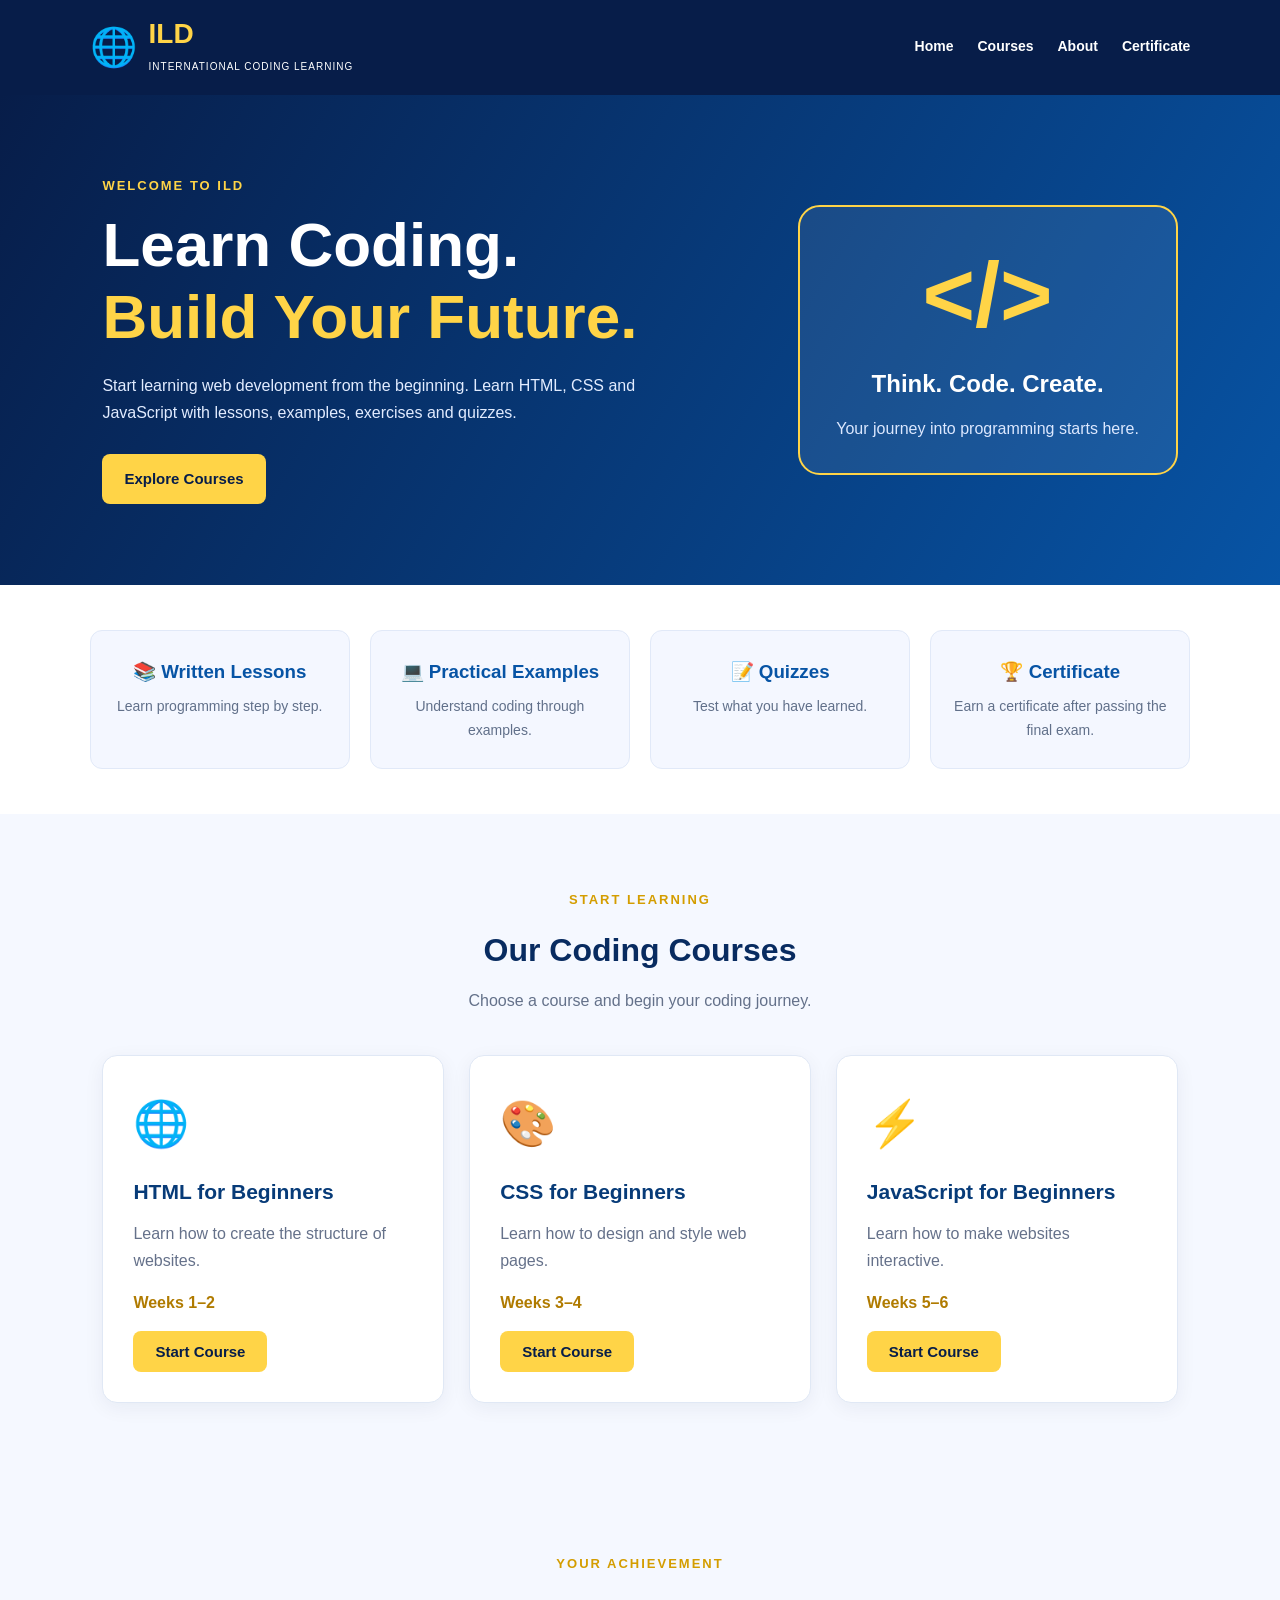
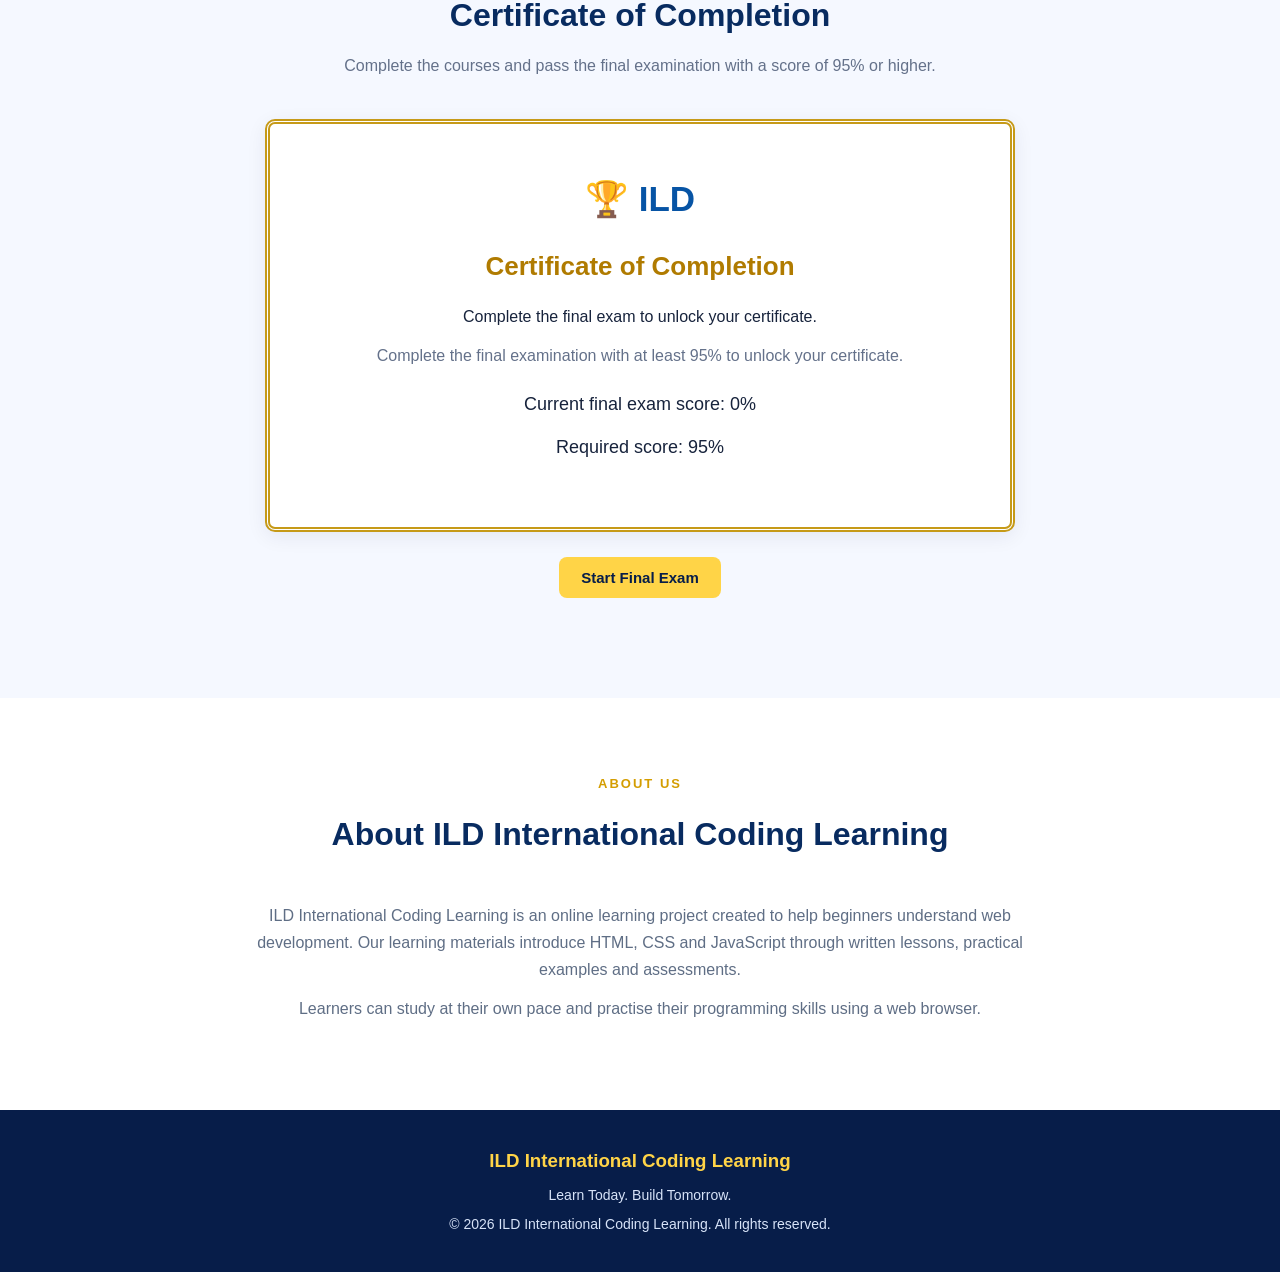
<file: index.html>
<!DOCTYPE html>
<html lang="en">
<head>
  <meta charset="UTF-8">
  <meta name="viewport" content="width=device-width, initial-scale=1.0">
  <meta name="description" content="Learn HTML, CSS and JavaScript step by step with ILD International Coding Learning.">
  <title>ILD - International Coding Learning</title>
  <link rel="stylesheet" href="style.css">
</head>
<body>

  <header class="header">
    <div class="logo">
      <span class="logo-icon">🌐</span>
      <div>
        <h2>ILD</h2>
        <small>INTERNATIONAL CODING LEARNING</small>
      </div>
    </div>

    <nav class="navbar">
      <a href="#home">Home</a>
      <a href="#courses">Courses</a>
      <a href="#about">About</a>
      <a href="#certificate">Certificate</a>
    </nav>
  </header>

  <main>
    <!-- HOME SECTION -->
    <section id="home" class="hero">
      <div class="hero-content">
        <p class="welcome">WELCOME TO ILD</p>
        <h1>Learn Coding.<br><span>Build Your Future.</span></h1>
        <p>
          Start learning web development from the beginning.
          Learn HTML, CSS and JavaScript with lessons, examples,
          exercises and quizzes.
        </p>
        <a href="#courses" class="primary-btn">Explore Courses</a>
      </div>
      <div class="hero-image">
        <div class="code-symbol">&lt;/&gt;</div>
        <h2>Think. Code. Create.</h2>
        <p>Your journey into programming starts here.</p>
      </div>
    </section>

    <!-- FEATURES -->
    <section class="features">
      <div class="feature-card">
        <h3>📚 Written Lessons</h3>
        <p>Learn programming step by step.</p>
      </div>
      <div class="feature-card">
        <h3>💻 Practical Examples</h3>
        <p>Understand coding through examples.</p>
      </div>
      <div class="feature-card">
        <h3>📝 Quizzes</h3>
        <p>Test what you have learned.</p>
      </div>
      <div class="feature-card">
        <h3>🏆 Certificate</h3>
        <p>Earn a certificate after passing the final exam.</p>
      </div>
    </section>

    <!-- COURSES SECTION -->
    <section id="courses" class="section">
      <div class="section-heading">
        <p class="welcome">START LEARNING</p>
        <h2>Our Coding Courses</h2>
        <p>Choose a course and begin your coding journey.</p>
      </div>

      <div class="course-grid">
        <article class="course-card">
          <div class="course-icon">🌐</div>
          <h3>HTML for Beginners</h3>
          <p>Learn how to create the structure of websites.</p>
          <p class="course-duration">Weeks 1–2</p>
          <button class="primary-btn start-course" data-course="html">
            Start Course
          </button>
        </article>

        <article class="course-card">
          <div class="course-icon">🎨</div>
          <h3>CSS for Beginners</h3>
          <p>Learn how to design and style web pages.</p>
          <p class="course-duration">Weeks 3–4</p>
          <button class="primary-btn start-course" data-course="css">
            Start Course
          </button>
        </article>

        <article class="course-card">
          <div class="course-icon">⚡</div>
          <h3>JavaScript for Beginners</h3>
          <p>Learn how to make websites interactive.</p>
          <p class="course-duration">Weeks 5–6</p>
          <button class="primary-btn start-course" data-course="javascript">
            Start Course
          </button>
        </article>
      </div>
    </section>

    <!-- COURSE LEARNING AREA -->
    <section id="learning" class="section learning-section" hidden>
      <div class="section-heading">
        <p class="welcome">YOUR CLASSROOM</p>
        <h2 id="course-title">Course Lessons</h2>
        <p>Read each lesson, study the examples and complete the exercises.</p>
      </div>

      <div class="learning-layout">
        <aside class="lesson-sidebar">
          <h3>Course Lessons</h3>
          <div id="lesson-list"></div>
          <button id="course-quiz-button" class="secondary-btn">
            Take Course Quiz
          </button>
        </aside>

        <div class="lesson-content">
          <p id="lesson-number" class="welcome">LESSON 1</p>
          <h2 id="lesson-title">Welcome to the Course</h2>
          <div id="lesson-body">
            Select a lesson to begin learning.
          </div>

          <div class="lesson-navigation">
            <button id="previous-lesson" class="secondary-btn">
              Previous
            </button>
            <button id="next-lesson" class="primary-btn">
              Next Lesson
            </button>
          </div>
        </div>
      </div>
    </section>

    <!-- QUIZ AREA -->
    <section id="quiz" class="section quiz-section" hidden>
      <div class="section-heading">
        <p class="welcome">TEST YOUR KNOWLEDGE</p>
        <h2 id="quiz-title">Course Quiz</h2>
      </div>

      <div class="quiz-box">
        <p id="quiz-progress">Question 1</p>
        <h3 id="quiz-question">Question will appear here.</h3>
        <div id="quiz-options"></div>
        <button id="submit-answer" class="primary-btn">
          Submit Answer
        </button>
        <p id="quiz-feedback" aria-live="polite"></p>
        <button id="next-question" class="secondary-btn" hidden>
          Next Question
        </button>
        <div id="quiz-result"></div>
      </div>
    </section>

    <!-- FINAL EXAM -->
    <section id="final-exam" class="section" hidden>
      <div class="section-heading">
        <p class="welcome">FINAL ASSESSMENT</p>
        <h2>ILD Final Examination</h2>
        <p>Complete the final examination to qualify for your certificate.</p>
      </div>

      <div class="quiz-box">
        <p id="exam-progress">Question 1 of 20</p>
        <h3 id="exam-question">Your question will appear here.</h3>
        <div id="exam-options"></div>
        <button id="exam-next" class="primary-btn">Next Question</button>
        <div id="exam-result"></div>
      </div>
    </section>

    <!-- CERTIFICATE -->
    <section id="certificate" class="section">
      <div class="section-heading">
        <p class="welcome">YOUR ACHIEVEMENT</p>
        <h2>Certificate of Completion</h2>
        <p>
          Complete the courses and pass the final examination
          with a score of 95% or higher.
        </p>
      </div>

      <div id="certificate-area" class="certificate-box">
        <h2>🏆 ILD</h2>
        <h3>Certificate of Completion</h3>
        <p>Complete the final exam to unlock your certificate.</p>
        <p id="certificate-status">Certificate not yet available.</p>
        <div id="certificate-details"></div>
        <button id="print-certificate" class="primary-btn" hidden>
          Print Certificate
        </button>
      </div>
    </section>

    <!-- ABOUT -->
    <section id="about" class="section about-section">
      <div class="section-heading">
        <p class="welcome">ABOUT US</p>
        <h2>About ILD International Coding Learning</h2>
      </div>
      <p>
        ILD International Coding Learning is an online learning project
        created to help beginners understand web development.
        Our learning materials introduce HTML, CSS and JavaScript
        through written lessons, practical examples and assessments.
      </p>
      <p>
        Learners can study at their own pace and practise their
        programming skills using a web browser.
      </p>
    </section>
  </main>

  <footer class="footer">
    <h3>ILD International Coding Learning</h3>
    <p>Learn Today. Build Tomorrow.</p>
    <p>© 2026 ILD International Coding Learning. All rights reserved.</p>
  </footer>

  <script src="script.js"></script>
</body>
</html>
</file>
<file: style.css>
/* ==============================
   ILD INTERNATIONAL CODING LEARNING
   Main Stylesheet
================================= */

* {
  margin: 0;
  padding: 0;
  box-sizing: border-box;
}

html {
  scroll-behavior: smooth;
}

body {
  font-family: Arial, Helvetica, sans-serif;
  background: #f5f8ff;
  color: #17233c;
  line-height: 1.7;
}

button,
a {
  font-family: inherit;
}

button {
  cursor: pointer;
}

[hidden] {
  display: none !important;
}

/* HEADER */

.header {
  background: #071d49;
  color: white;
  min-height: 85px;
  padding: 15px 7%;
  display: flex;
  align-items: center;
  justify-content: space-between;
  gap: 20px;
  flex-wrap: wrap;
}

.logo {
  display: flex;
  align-items: center;
  gap: 12px;
}

.logo-icon {
  font-size: 38px;
}

.logo h2 {
  color: #ffd447;
  font-size: 28px;
  line-height: 1.2;
}

.logo small {
  font-size: 10px;
  letter-spacing: 1px;
}

.navbar {
  display: flex;
  gap: 24px;
  flex-wrap: wrap;
}

.navbar a {
  color: white;
  text-decoration: none;
  font-size: 14px;
  font-weight: bold;
}

.navbar a:hover {
  color: #ffd447;
}

/* HERO */

.hero {
  min-height: 490px;
  padding: 75px 8%;
  background: linear-gradient(120deg, #071d49, #0754a5);
  color: white;
  display: flex;
  align-items: center;
  justify-content: space-between;
  gap: 45px;
  flex-wrap: wrap;
}

.hero-content {
  flex: 1 1 350px;
  max-width: 620px;
}

.welcome {
  color: #d49d00;
  font-weight: bold;
  font-size: 13px;
  letter-spacing: 2px;
  margin-bottom: 12px;
}

.hero .welcome {
  color: #ffd447;
}

.hero h1 {
  font-size: clamp(38px, 6vw, 62px);
  line-height: 1.15;
  margin-bottom: 20px;
}

.hero h1 span {
  color: #ffd447;
}

.hero-content > p:not(.welcome) {
  color: #e2ecff;
  max-width: 550px;
  margin-bottom: 28px;
}

.hero-image {
  flex: 1 1 250px;
  max-width: 380px;
  min-height: 270px;
  border: 2px solid #ffd447;
  border-radius: 22px;
  background: rgba(255, 255, 255, 0.08);
  display: flex;
  flex-direction: column;
  align-items: center;
  justify-content: center;
  text-align: center;
  padding: 25px;
}

.code-symbol {
  color: #ffd447;
  font-size: 90px;
  font-weight: bold;
  line-height: 1.3;
}

.hero-image h2 {
  margin: 10px 0;
}

.hero-image p {
  color: #dce8ff;
}

/* BUTTONS */

.primary-btn,
.secondary-btn {
  display: inline-block;
  border: none;
  border-radius: 8px;
  padding: 12px 22px;
  font-size: 15px;
  font-weight: bold;
  text-decoration: none;
  transition: 0.2s ease;
}

.primary-btn {
  background: #ffd447;
  color: #071d49;
}

.primary-btn:hover {
  background: #ffbd20;
  transform: translateY(-2px);
}

.secondary-btn {
  background: #e3edff;
  color: #073b78;
  border: 1px solid #b8ceef;
}

.secondary-btn:hover {
  background: #cbdfff;
}

button:disabled {
  opacity: 0.55;
  cursor: not-allowed;
  transform: none;
}

/* FEATURES */

.features {
  padding: 45px 7%;
  display: grid;
  grid-template-columns: repeat(4, 1fr);
  gap: 20px;
  background: white;
}

.feature-card {
  padding: 25px 18px;
  text-align: center;
  border-radius: 12px;
  background: #f4f7ff;
  border: 1px solid #e1e9f8;
}

.feature-card h3 {
  color: #0754a5;
  margin-bottom: 8px;
}

.feature-card p {
  color: #61708a;
  font-size: 14px;
}

/* GENERAL SECTIONS */

.section {
  padding: 75px 8%;
}

.section-heading {
  text-align: center;
  margin: 0 auto 40px;
  max-width: 700px;
}

.section-heading h2 {
  font-size: 32px;
  color: #082b60;
  margin-bottom: 10px;
}

.section-heading > p:last-child {
  color: #64718a;
}

/* COURSE CARDS */

.course-grid {
  display: grid;
  grid-template-columns: repeat(3, 1fr);
  gap: 25px;
}

.course-card {
  background: white;
  padding: 30px;
  border-radius: 15px;
  border: 1px solid #e0e8f5;
  box-shadow: 0 5px 20px rgba(7, 29, 73, 0.06);
  transition: 0.2s ease;
}

.course-card:hover {
  transform: translateY(-5px);
  box-shadow: 0 10px 25px rgba(7, 29, 73, 0.12);
}

.course-icon {
  font-size: 45px;
  margin-bottom: 12px;
}

.course-card h3 {
  color: #073b78;
  margin-bottom: 10px;
  font-size: 21px;
}

.course-card p {
  color: #65718a;
  margin-bottom: 15px;
}

.course-card .course-duration {
  color: #b07b00;
  font-weight: bold;
}

/* LEARNING AREA */

.learning-section {
  background: #edf3ff;
}

.learning-layout {
  display: grid;
  grid-template-columns: 270px 1fr;
  gap: 25px;
  align-items: start;
}

.lesson-sidebar,
.lesson-content {
  background: white;
  border-radius: 14px;
  padding: 25px;
  box-shadow: 0 5px 20px rgba(7, 29, 73, 0.06);
}

.lesson-sidebar h3 {
  color: #073b78;
  margin-bottom: 18px;
}

#lesson-list {
  display: flex;
  flex-direction: column;
  gap: 9px;
  margin-bottom: 22px;
}

.lesson-item {
  width: 100%;
  text-align: left;
  padding: 12px;
  border: 1px solid #dce6f5;
  border-radius: 7px;
  background: #f7f9ff;
  color: #243653;
  font-size: 14px;
}

.lesson-item:hover,
.lesson-item.active {
  background: #073b78;
  color: white;
}

.lesson-content h2 {
  color: #073b78;
  margin-bottom: 20px;
  font-size: 28px;
}

.lesson-content p {
  margin-bottom: 15px;
}

.lesson-content h3,
.lesson-content h4 {
  color: #0754a5;
  margin: 22px 0 10px;
}

.lesson-content ul,
.lesson-content ol {
  padding-left: 25px;
  margin: 12px 0 20px;
}

.lesson-content pre {
  background: #071d49;
  color: #d7e8ff;
  padding: 20px;
  border-radius: 9px;
  overflow-x: auto;
  margin: 15px 0;
  font-size: 14px;
}

.lesson-content code {
  font-family: Consolas, monospace;
}

.lesson-content .practice-box {
  background: #fff8df;
  border-left: 5px solid #e8b51e;
  padding: 18px;
  margin: 20px 0;
  border-radius: 6px;
}

.lesson-navigation {
  display: flex;
  justify-content: space-between;
  gap: 12px;
  margin-top: 30px;
  flex-wrap: wrap;
}

/* QUIZ AND EXAM */

.quiz-section {
  background: #f0f5ff;
}

.quiz-box {
  max-width: 750px;
  margin: 0 auto;
  background: white;
  border-radius: 15px;
  padding: 30px;
  box-shadow: 0 5px 20px rgba(7, 29, 73, 0.08);
}

#quiz-progress,
#exam-progress {
  color: #b07b00;
  font-weight: bold;
  margin-bottom: 18px;
}

.quiz-box h3 {
  color: #073b78;
  font-size: 21px;
  margin-bottom: 20px;
}

.quiz-option {
  display: block;
  width: 100%;
  text-align: left;
  padding: 14px;
  margin: 10px 0;
  background: #f5f8ff;
  border: 1px solid #dce6f5;
  border-radius: 8px;
  color: #17233c;
}

.quiz-option:hover {
  background: #e5efff;
}

.quiz-option.selected {
  border: 2px solid #0754a5;
  background: #e5efff;
}

#quiz-feedback {
  margin: 18px 0;
  font-weight: bold;
}

#quiz-result,
#exam-result {
  margin-top: 22px;
  font-size: 18px;
  font-weight: bold;
  color: #0754a5;
}

/* CERTIFICATE */

.certificate-box {
  max-width: 750px;
  margin: auto;
  padding: 45px 25px;
  background: white;
  border: 5px double #c69a18;
  border-radius: 10px;
  text-align: center;
  box-shadow: 0 5px 20px rgba(7, 29, 73, 0.07);
}

.certificate-box h2 {
  color: #0754a5;
  font-size: 35px;
}

.certificate-box h3 {
  color: #b07b00;
  font-size: 26px;
  margin: 15px 0;
}

.certificate-box p {
  margin: 12px 0;
}

#certificate-status {
  color: #64718a;
}

#certificate-details {
  margin: 20px 0;
  font-size: 18px;
}

/* ABOUT */

.about-section {
  background: white;
  text-align: center;
}

.about-section > p {
  max-width: 800px;
  margin: 12px auto;
  color: #5f6e85;
}

/* FOOTER */

.footer {
  background: #071d49;
  color: white;
  padding: 35px 20px;
  text-align: center;
}

.footer h3 {
  color: #ffd447;
  margin-bottom: 8px;
}

.footer p {
  color: #d7e3f8;
  font-size: 14px;
  margin-top: 5px;
}

/* RESPONSIVE DESIGN */

@media (max-width: 900px) {
  .features {
    grid-template-columns: repeat(2, 1fr);
  }

  .course-grid {
    grid-template-columns: repeat(2, 1fr);
  }

  .learning-layout {
    grid-template-columns: 1fr;
  }
}

@media (max-width: 600px) {
  .header {
    justify-content: center;
    text-align: center;
  }

  .navbar {
    justify-content: center;
    gap: 14px;
  }

  .hero {
    padding: 55px 7%;
    text-align: center;
  }

  .hero-content {
    flex-basis: 100%;
  }

  .hero-image {
    margin: auto;
  }

  .features,
  .course-grid {
    grid-template-columns: 1fr;
  }

  .section {
    padding: 50px 6%;
  }

  .section-heading h2 {
    font-size: 26px;
  }

  .lesson-sidebar,
  .lesson-content,
  .quiz-box {
    padding: 20px;
  }

  .lesson-navigation {
    flex-direction: column;
  }

  .lesson-navigation button {
    width: 100%;
  }
}

/* PRINT CERTIFICATE */

@media print {
  body * {
    visibility: hidden;
  }

  #certificate-area,
  #certificate-area * {
    visibility: visible;
  }

  #certificate-area {
    position: absolute;
    left: 0;
    top: 0;
    width: 100%;
    box-shadow: none;
  }

  #print-certificate {
    display: none !important;
  }
}
</file>
